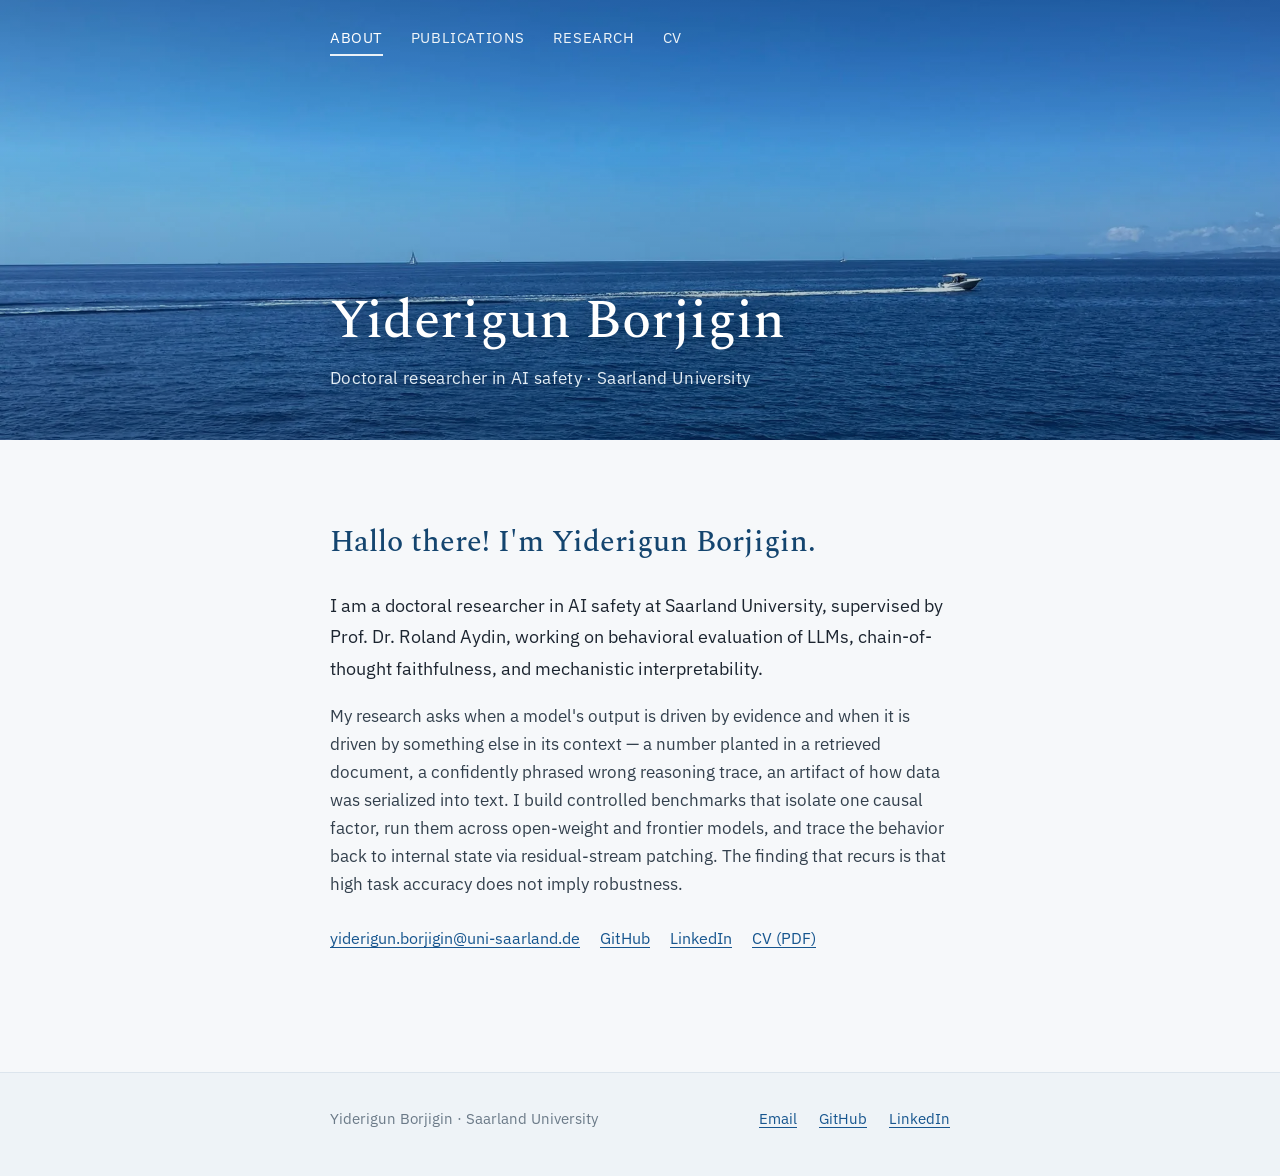
<file: index.html>
<!DOCTYPE html>
<html lang="en"><head>
<meta charset="utf-8">
<meta name="viewport" content="width=device-width, initial-scale=1">
<title>Yiderigun Borjigin — Doctoral Researcher in AI Safety</title>
<meta name="description" content="Yiderigun Borjigin is a doctoral researcher in AI safety at Saarland University, working on behavioral evaluation of LLMs, chain-of-thought faithfulness, and mechanistic interpretability." />
<meta name="author" content="Yiderigun Borjigin" />
<link rel="canonical" href="https://yiderigun.com/" />
<meta name="robots" content="index, follow, max-image-preview:large, max-snippet:-1, max-video-preview:-1" />
<meta property="og:type" content="profile" />
<meta property="og:title" content="Yiderigun Borjigin — Doctoral Researcher in AI Safety" />
<meta property="og:description" content="Yiderigun Borjigin is a doctoral researcher in AI safety at Saarland University, working on behavioral evaluation of LLMs, chain-of-thought faithfulness, and mechanistic interpretability." />
<meta property="og:url" content="https://yiderigun.com/" />
<meta property="og:image" content="https://yiderigun.com/assets/sea.jpg" />
<meta name="twitter:card" content="summary_large_image" />
<link rel="icon" href="/mongol.svg" type="image/svg+xml" />
<link rel="stylesheet" href="/assets/site.css" />
<script type="application/ld+json">
{
  "@context": "https://schema.org",
  "@type": "ProfilePage",
  "url": "https://yiderigun.com/",
  "mainEntity": {
    "@type": "Person",
    "@id": "https://yiderigun.com/#person",
    "name": "Yiderigun Borjigin",
    "alternateName": ["Yiderigun", "Yiderigun Yiderigun"],
    "givenName": "Yiderigun",
    "familyName": "Borjigin",
    "url": "https://yiderigun.com/",
    "email": "mailto:yiderigun.borjigin@uni-saarland.de",
    "jobTitle": "Doctoral Researcher in AI Safety",
    "description": "Doctoral researcher in AI safety at Saarland University, working on behavioral evaluation of LLMs, chain-of-thought faithfulness, and mechanistic interpretability.",
    "affiliation": {
      "@type": "CollegeOrUniversity",
      "name": "Saarland University",
      "url": "https://www.uni-saarland.de/"
    },
    "alumniOf": [
      { "@type": "CollegeOrUniversity", "name": "Technical University of Munich", "url": "https://www.tum.de/" },
      { "@type": "CollegeOrUniversity", "name": "Jilin University", "url": "https://www.jlu.edu.cn/" }
    ],
    "knowsAbout": [
      "AI safety",
      "Large language models",
      "Behavioral evaluation of LLMs",
      "Chain-of-thought faithfulness",
      "Mechanistic interpretability",
      "Anchoring effect in LLMs"
    ],
    "sameAs": [
      "https://github.com/Ydrg9989",
      "https://www.linkedin.com/in/yiderigun/",
      "https://huggingface.co/Yiderigun"
    ]
  }
}
</script>
</head>
<body>
<div class="page">

  <header id="masthead" class="masthead">
    <picture><source srcset="/assets/sea.webp" type="image/webp" /><img class="sea" src="/assets/sea.jpg" alt="Open sea under a clear sky, a motorboat leaving a long wake near the horizon" fetchpriority="high" /></picture>
    <div class="scrim"></div>
    <div class="inner">
      <nav>
        <a href="/" aria-current="page">About</a>
        <a href="/publications/">Publications</a>
        <a href="/research/">Research</a>
        <a href="/cv/">CV</a>
      </nav>
      <div id="heroTitle">
        <h1>Yiderigun Borjigin</h1>
        <p id="heroTagline">Doctoral researcher in AI safety · Saarland University</p>
      </div>
    </div>
  </header>

  <main>
    <section id="about" style="padding: 78px 0 0; animation: rise 0.7s ease both;">
      <h2 style="font-family: Spectral, Georgia, serif; font-weight: 500; font-size: 30px; margin: 0 0 22px; color: #14456f;">Hallo there! I'm Yiderigun Borjigin.</h2>
      <div style="display: grid; gap: 18px;;">
        <p style="margin: 0; font-size: 18px; line-height: 1.75; text-wrap: pretty;">I am a doctoral researcher in AI safety at Saarland University, supervised by Prof. Dr. Roland Aydin, working on behavioral evaluation of LLMs, chain-of-thought faithfulness, and mechanistic interpretability.</p>
        <p style="margin: 0; text-wrap: pretty; color: #33404d;">My research asks when a model's output is driven by evidence and when it is driven by something else in its context — a number planted in a retrieved document, a confidently phrased wrong reasoning trace, an artifact of how data was serialized into text. I build controlled benchmarks that isolate one causal factor, run them across open-weight and frontier models, and trace the behavior back to internal state via residual-stream patching. The finding that recurs is that high task accuracy does not imply robustness.</p>
      </div>
      <div style="display: flex; flex-wrap: wrap; gap: 20px; margin-top: 28px; font-size: 15.5px;">
        <a href="mailto:yiderigun.borjigin@uni-saarland.de">yiderigun.borjigin@uni-saarland.de</a>
        <a href="https://github.com/Ydrg9989">GitHub</a>
        <a href="https://www.linkedin.com/in/yiderigun/">LinkedIn</a>
        <a href="/assets/cv.pdf">CV (PDF)</a>
      </div>
    </section>
  </main>

  <footer style="border-top: 1px solid #dce5ed; background: #eef3f7;">
    <div style="max-width: 700px; margin: 0 auto; padding: 34px 40px 44px; box-sizing: border-box; display: flex; flex-wrap: wrap; gap: 20px; justify-content: space-between; align-items: baseline;">
      <p style="margin: 0; color: #6b7a88; font-size: 15px;"><a href="/" style="color: inherit; text-decoration: none;">Yiderigun Borjigin</a> · Saarland University</p>
      <div style="display: flex; flex-wrap: wrap; gap: 22px; font-size: 15px; white-space: nowrap;">
        <a href="mailto:yiderigun.borjigin@uni-saarland.de">Email</a>
        <a href="https://github.com/Ydrg9989">GitHub</a>
        <a href="https://www.linkedin.com/in/yiderigun/">LinkedIn</a>
      </div>
    </div>
  </footer>

</div>
</body></html>
</file>
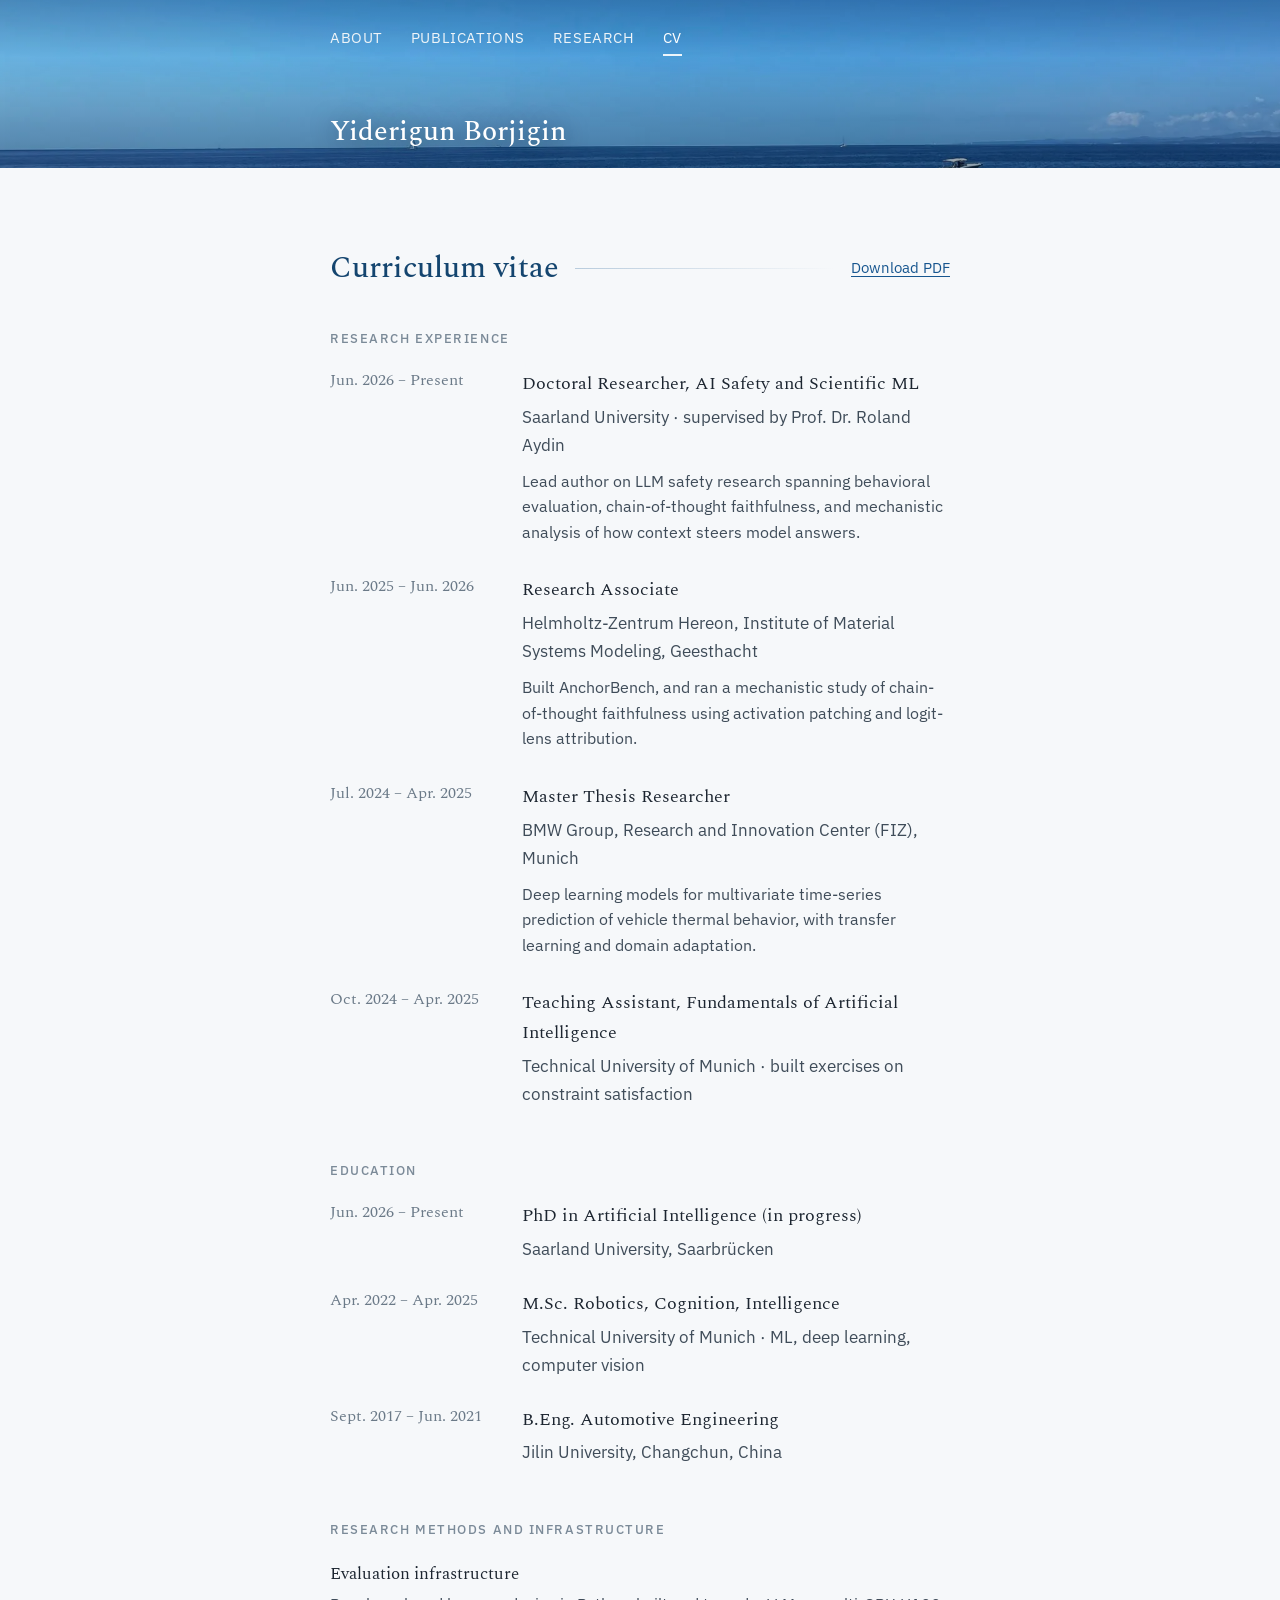
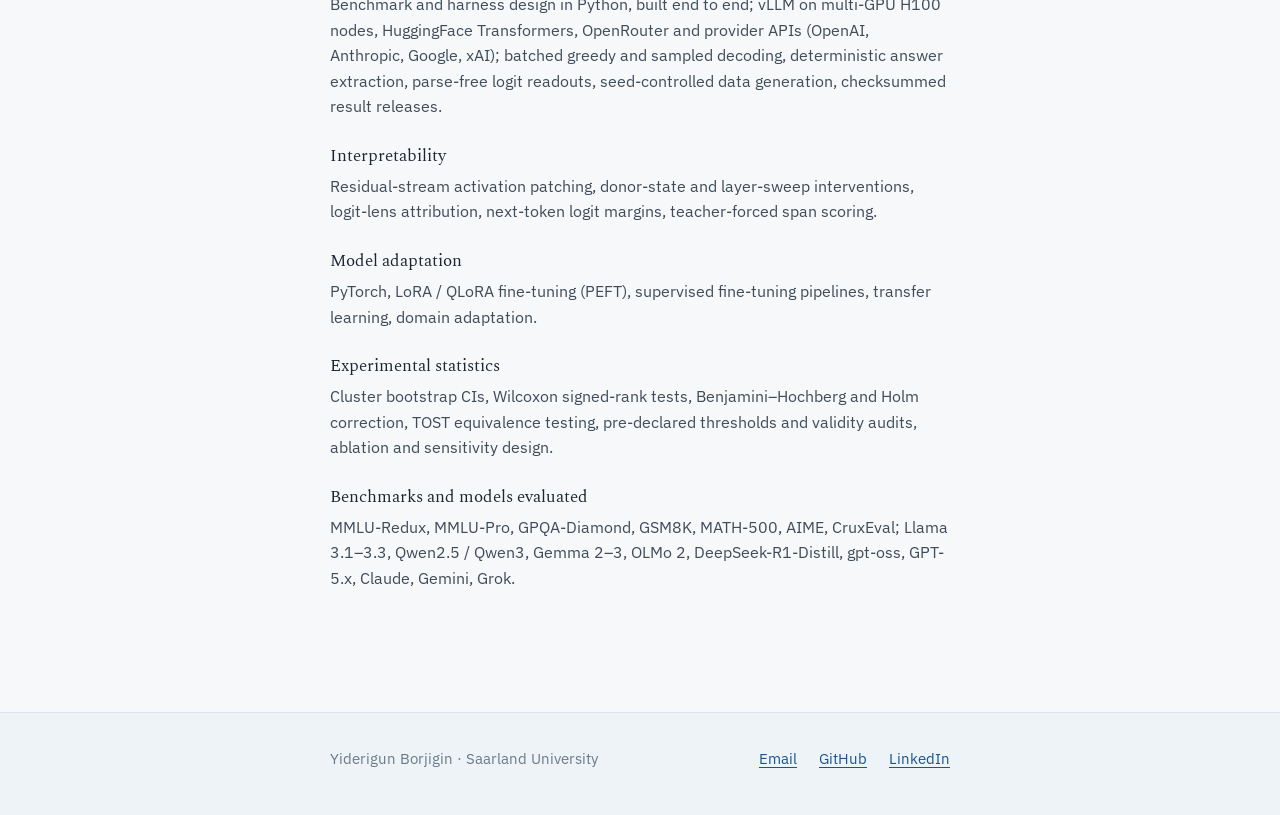
<file: cv/index.html>
<!DOCTYPE html>
<html lang="en"><head>
<meta charset="utf-8">
<meta name="viewport" content="width=device-width, initial-scale=1">
<title>Curriculum vitae — Yiderigun Borjigin</title>
<meta name="description" content="Curriculum vitae of Yiderigun Borjigin: doctoral researcher at Saarland University, previously Helmholtz-Zentrum Hereon, BMW Group, and TU Munich." />
<meta name="author" content="Yiderigun Borjigin" />
<link rel="canonical" href="https://yiderigun.com/cv/" />
<meta name="robots" content="index, follow, max-image-preview:large, max-snippet:-1, max-video-preview:-1" />
<meta property="og:type" content="profile" />
<meta property="og:title" content="Curriculum vitae — Yiderigun Borjigin" />
<meta property="og:description" content="Curriculum vitae of Yiderigun Borjigin: doctoral researcher at Saarland University, previously Helmholtz-Zentrum Hereon, BMW Group, and TU Munich." />
<meta property="og:url" content="https://yiderigun.com/cv/" />
<meta property="og:image" content="https://yiderigun.com/assets/sea.jpg" />
<meta name="twitter:card" content="summary_large_image" />
<link rel="icon" href="/mongol.svg" type="image/svg+xml" />
<link rel="stylesheet" href="/assets/site.css" />
<script type="application/ld+json">
{
  "@context": "https://schema.org",
  "@type": "ProfilePage",
  "url": "https://yiderigun.com/cv/",
  "name": "Curriculum vitae — Yiderigun Borjigin",
  "mainEntity": { "@id": "https://yiderigun.com/#person" }
}
</script>
</head>
<body>
<div class="page">

  <header id="masthead" class="masthead compact">
    <picture><source srcset="/assets/sea.webp" type="image/webp" /><img class="sea" src="/assets/sea.jpg" alt="Open sea under a clear sky, a motorboat leaving a long wake near the horizon" fetchpriority="high" /></picture>
    <div class="scrim"></div>
    <div class="inner">
      <nav>
        <a href="/">About</a>
        <a href="/publications/">Publications</a>
        <a href="/research/">Research</a>
        <a href="/cv/" aria-current="page">CV</a>
      </nav>
      <div id="heroTitle">
        <h1>Yiderigun Borjigin</h1>
        <p id="heroTagline">Doctoral researcher in AI safety · Saarland University</p>
      </div>
    </div>
  </header>

  <main>
    <section id="cv" style="padding-top: 76px;">
      <div style="display: flex; align-items: center; gap: 16px; margin: 0 0 34px;">
        <h2 style="font-family: Spectral, Georgia, serif; font-weight: 500; font-size: 30px; margin: 0; color: #14456f; white-space: nowrap;">Curriculum vitae</h2>
        <span style="flex: 1; height: 1px; background: linear-gradient(90deg, #b9ccdd, rgba(185,204,221,0));"></span>
        <a href="/assets/cv.pdf" style="font-size: 15px; white-space: nowrap;">Download PDF</a>
      </div>

      <h3 style="font-family: 'IBM Plex Sans', sans-serif; font-size: 13px; letter-spacing: 0.12em; text-transform: uppercase; color: #7b8a98; margin: 0 0 20px; font-weight: 500;">Research experience</h3>
      <div style="display: grid; gap: 30px; margin-bottom: 52px;">
        <div style="display: grid; grid-template-columns: 168px 1fr; gap: 24px;">
          <span style="font-family: Spectral, Georgia, serif; color: #6b7a88; font-size: 15.5px; line-height: 1.5;">Jun. 2026 – Present</span>
          <div>
            <p style="margin: 0; font-size: 18px; font-family: Spectral, Georgia, serif;">Doctoral Researcher, AI Safety and Scientific ML</p>
            <p style="margin: 4px 0 10px; color: #3f4c59;">Saarland University · supervised by Prof. Dr. Roland Aydin</p>
            <p style="margin: 0; color: #3f4c59; font-size: 15.5px; text-wrap: pretty;">Lead author on LLM safety research spanning behavioral evaluation, chain-of-thought faithfulness, and mechanistic analysis of how context steers model answers.</p>
          </div>
        </div>
        <div style="display: grid; grid-template-columns: 168px 1fr; gap: 24px;">
          <span style="font-family: Spectral, Georgia, serif; color: #6b7a88; font-size: 15.5px; line-height: 1.5;">Jun. 2025 – Jun. 2026</span>
          <div>
            <p style="margin: 0; font-size: 18px; font-family: Spectral, Georgia, serif;">Research Associate</p>
            <p style="margin: 4px 0 10px; color: #3f4c59;">Helmholtz-Zentrum Hereon, Institute of Material Systems Modeling, Geesthacht</p>
            <p style="margin: 0; color: #3f4c59; font-size: 15.5px; text-wrap: pretty;">Built AnchorBench, and ran a mechanistic study of chain-of-thought faithfulness using activation patching and logit-lens attribution.</p>
          </div>
        </div>
        <div style="display: grid; grid-template-columns: 168px 1fr; gap: 24px;">
          <span style="font-family: Spectral, Georgia, serif; color: #6b7a88; font-size: 15.5px; line-height: 1.5;">Jul. 2024 – Apr. 2025</span>
          <div>
            <p style="margin: 0; font-size: 18px; font-family: Spectral, Georgia, serif;">Master Thesis Researcher</p>
            <p style="margin: 4px 0 10px; color: #3f4c59;">BMW Group, Research and Innovation Center (FIZ), Munich</p>
            <p style="margin: 0; color: #3f4c59; font-size: 15.5px; text-wrap: pretty;">Deep learning models for multivariate time-series prediction of vehicle thermal behavior, with transfer learning and domain adaptation.</p>
          </div>
        </div>
        <div style="display: grid; grid-template-columns: 168px 1fr; gap: 24px;">
          <span style="font-family: Spectral, Georgia, serif; color: #6b7a88; font-size: 15.5px; line-height: 1.5;">Oct. 2024 – Apr. 2025</span>
          <div>
            <p style="margin: 0; font-size: 18px; font-family: Spectral, Georgia, serif;">Teaching Assistant, Fundamentals of Artificial Intelligence</p>
            <p style="margin: 4px 0 0; color: #3f4c59;">Technical University of Munich · built exercises on constraint satisfaction</p>
          </div>
        </div>
      </div>

      <h3 style="font-family: 'IBM Plex Sans', sans-serif; font-size: 13px; letter-spacing: 0.12em; text-transform: uppercase; color: #7b8a98; margin: 0 0 20px; font-weight: 500;">Education</h3>
      <div style="display: grid; gap: 26px; margin-bottom: 52px;">
        <div style="display: grid; grid-template-columns: 168px 1fr; gap: 24px;">
          <span style="font-family: Spectral, Georgia, serif; color: #6b7a88; font-size: 15.5px; line-height: 1.5;">Jun. 2026 – Present</span>
          <div>
            <p style="margin: 0; font-size: 18px; font-family: Spectral, Georgia, serif;">PhD in Artificial Intelligence (in progress)</p>
            <p style="margin: 4px 0 0; color: #3f4c59;">Saarland University, Saarbrücken</p>
          </div>
        </div>
        <div style="display: grid; grid-template-columns: 168px 1fr; gap: 24px;">
          <span style="font-family: Spectral, Georgia, serif; color: #6b7a88; font-size: 15.5px; line-height: 1.5;">Apr. 2022 – Apr. 2025</span>
          <div>
            <p style="margin: 0; font-size: 18px; font-family: Spectral, Georgia, serif;">M.Sc. Robotics, Cognition, Intelligence</p>
            <p style="margin: 4px 0 0; color: #3f4c59;">Technical University of Munich · ML, deep learning, computer vision</p>
          </div>
        </div>
        <div style="display: grid; grid-template-columns: 168px 1fr; gap: 24px;">
          <span style="font-family: Spectral, Georgia, serif; color: #6b7a88; font-size: 15.5px; line-height: 1.5;">Sept. 2017 – Jun. 2021</span>
          <div>
            <p style="margin: 0; font-size: 18px; font-family: Spectral, Georgia, serif;">B.Eng. Automotive Engineering</p>
            <p style="margin: 4px 0 0; color: #3f4c59;">Jilin University, Changchun, China</p>
          </div>
        </div>
      </div>

      <h3 style="font-family: 'IBM Plex Sans', sans-serif; font-size: 13px; letter-spacing: 0.12em; text-transform: uppercase; color: #7b8a98; margin: 0 0 20px; font-weight: 500;">Research methods and infrastructure</h3>
      <div style="display: grid; gap: 22px;;">
        <div style="display: grid; gap: 4px;">
          <p style="margin: 0; font-family: Spectral, Georgia, serif; font-size: 17px;">Evaluation infrastructure</p>
          <p style="margin: 0; color: #3f4c59; font-size: 15.5px; text-wrap: pretty;">Benchmark and harness design in Python, built end to end; vLLM on multi-GPU H100 nodes, HuggingFace Transformers, OpenRouter and provider APIs (OpenAI, Anthropic, Google, xAI); batched greedy and sampled decoding, deterministic answer extraction, parse-free logit readouts, seed-controlled data generation, checksummed result releases.</p>
        </div>
        <div style="display: grid; gap: 4px;">
          <p style="margin: 0; font-family: Spectral, Georgia, serif; font-size: 17px;">Interpretability</p>
          <p style="margin: 0; color: #3f4c59; font-size: 15.5px; text-wrap: pretty;">Residual-stream activation patching, donor-state and layer-sweep interventions, logit-lens attribution, next-token logit margins, teacher-forced span scoring.</p>
        </div>
        <div style="display: grid; gap: 4px;">
          <p style="margin: 0; font-family: Spectral, Georgia, serif; font-size: 17px;">Model adaptation</p>
          <p style="margin: 0; color: #3f4c59; font-size: 15.5px; text-wrap: pretty;">PyTorch, LoRA / QLoRA fine-tuning (PEFT), supervised fine-tuning pipelines, transfer learning, domain adaptation.</p>
        </div>
        <div style="display: grid; gap: 4px;">
          <p style="margin: 0; font-family: Spectral, Georgia, serif; font-size: 17px;">Experimental statistics</p>
          <p style="margin: 0; color: #3f4c59; font-size: 15.5px; text-wrap: pretty;">Cluster bootstrap CIs, Wilcoxon signed-rank tests, Benjamini–Hochberg and Holm correction, TOST equivalence testing, pre-declared thresholds and validity audits, ablation and sensitivity design.</p>
        </div>
        <div style="display: grid; gap: 4px;">
          <p style="margin: 0; font-family: Spectral, Georgia, serif; font-size: 17px;">Benchmarks and models evaluated</p>
          <p style="margin: 0; color: #3f4c59; font-size: 15.5px; text-wrap: pretty;">MMLU-Redux, MMLU-Pro, GPQA-Diamond, GSM8K, MATH-500, AIME, CruxEval; Llama 3.1–3.3, Qwen2.5 / Qwen3, Gemma 2–3, OLMo 2, DeepSeek-R1-Distill, gpt-oss, GPT-5.x, Claude, Gemini, Grok.</p>
        </div>
      </div>
    </section>
  </main>

  <footer style="border-top: 1px solid #dce5ed; background: #eef3f7;">
    <div style="max-width: 700px; margin: 0 auto; padding: 34px 40px 44px; box-sizing: border-box; display: flex; flex-wrap: wrap; gap: 20px; justify-content: space-between; align-items: baseline;">
      <p style="margin: 0; color: #6b7a88; font-size: 15px;"><a href="/" style="color: inherit; text-decoration: none;">Yiderigun Borjigin</a> · Saarland University</p>
      <div style="display: flex; flex-wrap: wrap; gap: 22px; font-size: 15px; white-space: nowrap;">
        <a href="mailto:yiderigun.borjigin@uni-saarland.de">Email</a>
        <a href="https://github.com/Ydrg9989">GitHub</a>
        <a href="https://www.linkedin.com/in/yiderigun/">LinkedIn</a>
      </div>
    </div>
  </footer>

</div>
</body></html>
</file>
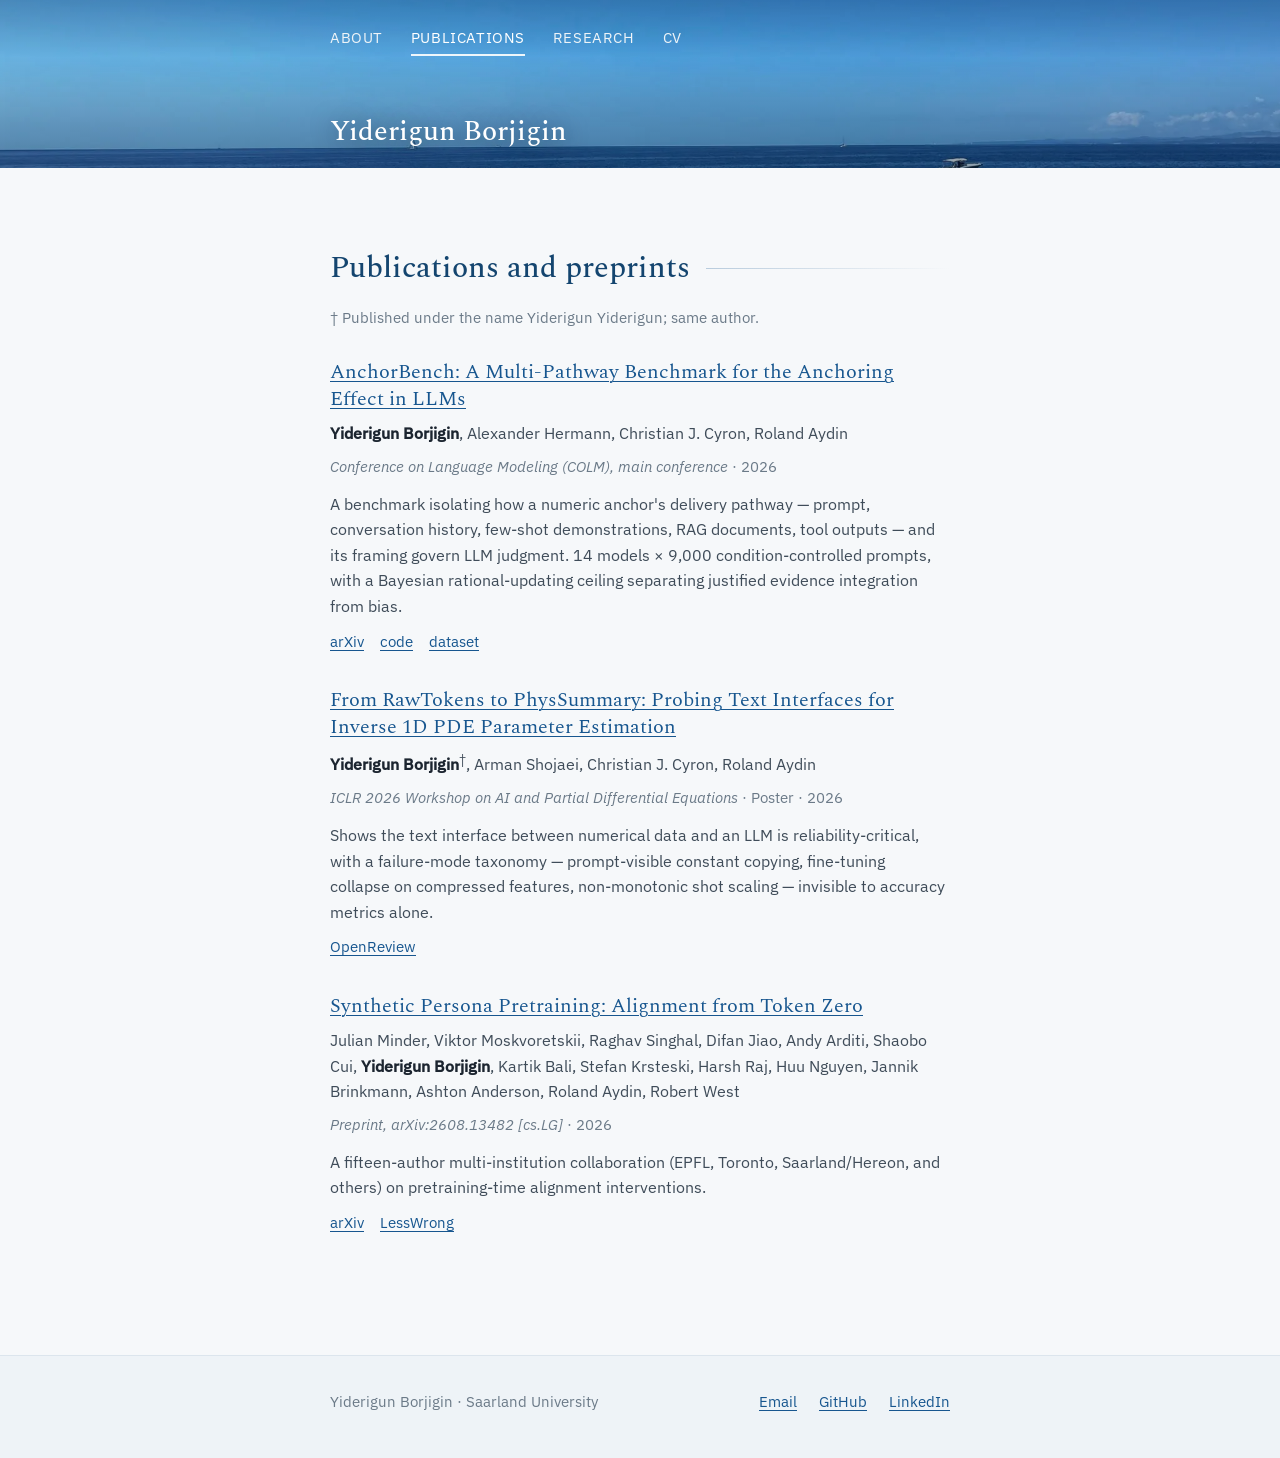
<file: publications/index.html>
<!DOCTYPE html>
<html lang="en"><head>
<meta charset="utf-8">
<meta name="viewport" content="width=device-width, initial-scale=1">
<title>Publications — Yiderigun Borjigin</title>
<meta name="description" content="Peer-reviewed papers and preprints by Yiderigun Borjigin: AnchorBench on the anchoring effect in LLMs, text interfaces for inverse PDE parameter estimation, and synthetic persona pretraining." />
<meta name="author" content="Yiderigun Borjigin" />
<link rel="canonical" href="https://yiderigun.com/publications/" />
<meta name="robots" content="index, follow, max-image-preview:large, max-snippet:-1, max-video-preview:-1" />
<meta property="og:type" content="profile" />
<meta property="og:title" content="Publications — Yiderigun Borjigin" />
<meta property="og:description" content="Peer-reviewed papers and preprints by Yiderigun Borjigin: AnchorBench on the anchoring effect in LLMs, text interfaces for inverse PDE parameter estimation, and synthetic persona pretraining." />
<meta property="og:url" content="https://yiderigun.com/publications/" />
<meta property="og:image" content="https://yiderigun.com/assets/sea.jpg" />
<meta name="twitter:card" content="summary_large_image" />
<link rel="icon" href="/mongol.svg" type="image/svg+xml" />
<link rel="stylesheet" href="/assets/site.css" />
<script type="application/ld+json">
{
  "@context": "https://schema.org",
  "@type": "CollectionPage",
  "url": "https://yiderigun.com/publications/",
  "name": "Publications — Yiderigun Borjigin",
  "about": { "@id": "https://yiderigun.com/#person" },
  "mainEntity": {
    "@type": "ItemList",
    "itemListElement": [
      {
        "@type": "ListItem",
        "position": 1,
        "item": {
          "@type": "ScholarlyArticle",
          "name": "AnchorBench: A Multi-Pathway Benchmark for the Anchoring Effect in LLMs",
          "url": "https://arxiv.org/abs/2608.14320",
          "identifier": "arXiv:2608.14320",
          "datePublished": "2026",
          "author": [
            { "@type": "Person", "@id": "https://yiderigun.com/#person", "name": "Yiderigun Borjigin" },
            { "@type": "Person", "name": "Alexander Hermann" },
            { "@type": "Person", "name": "Christian J. Cyron" },
            { "@type": "Person", "name": "Roland Aydin" }
          ],
          "isPartOf": { "@type": "Periodical", "name": "Conference on Language Modeling (COLM)" }
        }
      },
      {
        "@type": "ListItem",
        "position": 2,
        "item": {
          "@type": "ScholarlyArticle",
          "name": "From RawTokens to PhysSummary: Probing Text Interfaces for Inverse 1D PDE Parameter Estimation",
          "url": "https://openreview.net/forum?id=OhnI1BEa6Y",
          "datePublished": "2026",
          "author": [
            { "@type": "Person", "@id": "https://yiderigun.com/#person", "name": "Yiderigun Borjigin" },
            { "@type": "Person", "name": "Arman Shojaei" },
            { "@type": "Person", "name": "Christian J. Cyron" },
            { "@type": "Person", "name": "Roland Aydin" }
          ],
          "isPartOf": { "@type": "Periodical", "name": "ICLR 2026 Workshop on AI and Partial Differential Equations" }
        }
      },
      {
        "@type": "ListItem",
        "position": 3,
        "item": {
          "@type": "ScholarlyArticle",
          "name": "Synthetic Persona Pretraining: Alignment from Token Zero",
          "datePublished": "2026",
          "url": "https://arxiv.org/abs/2608.13482",
          "sameAs": "https://www.lesswrong.com/posts/3xQQK9i8mhJDE2uMg/synthetic-persona-pretraining-alignment-from-token-zero",
          "author": { "@type": "Person", "@id": "https://yiderigun.com/#person", "name": "Yiderigun Borjigin" }
        }
      }
    ]
  }
}
</script>
</head>
<body>
<div class="page">

  <header id="masthead" class="masthead compact">
    <picture><source srcset="/assets/sea.webp" type="image/webp" /><img class="sea" src="/assets/sea.jpg" alt="Open sea under a clear sky, a motorboat leaving a long wake near the horizon" fetchpriority="high" /></picture>
    <div class="scrim"></div>
    <div class="inner">
      <nav>
        <a href="/">About</a>
        <a href="/publications/" aria-current="page">Publications</a>
        <a href="/research/">Research</a>
        <a href="/cv/">CV</a>
      </nav>
      <div id="heroTitle">
        <h1>Yiderigun Borjigin</h1>
        <p id="heroTagline">Doctoral researcher in AI safety · Saarland University</p>
      </div>
    </div>
  </header>

  <main>
    <section id="publications" style="padding-top: 76px;">
      <div style="display: flex; align-items: center; gap: 16px; margin: 0 0 12px;">
        <h2 style="font-family: Spectral, Georgia, serif; font-weight: 500; font-size: 30px; margin: 0; color: #14456f; white-space: nowrap;">Publications and preprints</h2>
        <span style="flex: 1; height: 1px; background: linear-gradient(90deg, #b9ccdd, rgba(185,204,221,0));"></span>
      </div>
      <p style="margin: 0 0 30px; font-size: 14.5px; color: #6b7a88;">† Published under the name Yiderigun Yiderigun; same author.</p>

      <ol style="list-style: none; margin: 0; padding: 0; display: grid; gap: 34px;">
        <li style="display: grid; gap: 8px;">
          <a href="https://arxiv.org/abs/2608.14320" style="font-family: Spectral, Georgia, serif; font-size: 20px; line-height: 1.35;">AnchorBench: A Multi-Pathway Benchmark for the Anchoring Effect in LLMs</a>
          <p style="margin: 0; font-size: 15.5px; color: #3f4c59;"><strong style="color: #1c2530;">Yiderigun Borjigin</strong>, Alexander Hermann, Christian J. Cyron, Roland Aydin</p>
          <p style="margin: 0; font-size: 15px; color: #6b7a88;"><em>Conference on Language Modeling (COLM), main conference</em> · 2026</p>
          <p style="margin: 4px 0 0; color: #3f4c59; font-size: 15.5px; text-wrap: pretty;">A benchmark isolating how a numeric anchor's delivery pathway — prompt, conversation history, few-shot demonstrations, RAG documents, tool outputs — and its framing govern LLM judgment. 14 models × 9,000 condition-controlled prompts, with a Bayesian rational-updating ceiling separating justified evidence integration from bias.</p>
          <div style="display: flex; flex-wrap: wrap; gap: 16px; font-size: 14.5px; margin-top: 2px;">
            <a href="https://arxiv.org/abs/2608.14320">arXiv</a>
            <a href="https://github.com/Ydrg9989/AnchorBench">code</a>
            <a href="https://huggingface.co/datasets/Yiderigun/AnchorBench">dataset</a>
          </div>
        </li>

        <li style="display: grid; gap: 8px;">
          <a href="https://openreview.net/forum?id=OhnI1BEa6Y" style="font-family: Spectral, Georgia, serif; font-size: 20px; line-height: 1.35;">From RawTokens to PhysSummary: Probing Text Interfaces for Inverse 1D PDE Parameter Estimation</a>
          <p style="margin: 0; font-size: 15.5px; color: #3f4c59;"><strong style="color: #1c2530;">Yiderigun Borjigin</strong><sup>†</sup>, Arman Shojaei, Christian J. Cyron, Roland Aydin</p>
          <p style="margin: 0; font-size: 15px; color: #6b7a88;"><em>ICLR 2026 Workshop on AI and Partial Differential Equations</em> · Poster · 2026</p>
          <p style="margin: 4px 0 0; color: #3f4c59; font-size: 15.5px; text-wrap: pretty;">Shows the text interface between numerical data and an LLM is reliability-critical, with a failure-mode taxonomy — prompt-visible constant copying, fine-tuning collapse on compressed features, non-monotonic shot scaling — invisible to accuracy metrics alone.</p>
          <div style="display: flex; flex-wrap: wrap; gap: 16px; font-size: 14.5px; margin-top: 2px;">
            <a href="https://openreview.net/forum?id=OhnI1BEa6Y">OpenReview</a>
          </div>
        </li>

        <li style="display: grid; gap: 8px;">
          <a href="https://arxiv.org/abs/2608.13482" style="font-family: Spectral, Georgia, serif; font-size: 20px; line-height: 1.35;">Synthetic Persona Pretraining: Alignment from Token Zero</a>
          <p style="margin: 0; font-size: 15.5px; color: #3f4c59;">Julian Minder, Viktor Moskvoretskii, Raghav Singhal, Difan Jiao, Andy Arditi, Shaobo Cui, <strong style="color: #1c2530;">Yiderigun Borjigin</strong>, Kartik Bali, Stefan Krsteski, Harsh Raj, Huu Nguyen, Jannik Brinkmann, Ashton Anderson, Roland Aydin, Robert West</p>
          <p style="margin: 0; font-size: 15px; color: #6b7a88;"><em>Preprint, arXiv:2608.13482 [cs.LG]</em> · 2026</p>
          <p style="margin: 4px 0 0; color: #3f4c59; font-size: 15.5px; text-wrap: pretty;">A fifteen-author multi-institution collaboration (EPFL, Toronto, Saarland/Hereon, and others) on pretraining-time alignment interventions.</p>
          <div style="display: flex; flex-wrap: wrap; gap: 16px; font-size: 14.5px; margin-top: 2px;">
            <a href="https://arxiv.org/abs/2608.13482">arXiv</a>
            <a href="https://www.lesswrong.com/posts/3xQQK9i8mhJDE2uMg/synthetic-persona-pretraining-alignment-from-token-zero">LessWrong</a>
          </div>
        </li>
      </ol>
    </section>
  </main>

  <footer style="border-top: 1px solid #dce5ed; background: #eef3f7;">
    <div style="max-width: 700px; margin: 0 auto; padding: 34px 40px 44px; box-sizing: border-box; display: flex; flex-wrap: wrap; gap: 20px; justify-content: space-between; align-items: baseline;">
      <p style="margin: 0; color: #6b7a88; font-size: 15px;"><a href="/" style="color: inherit; text-decoration: none;">Yiderigun Borjigin</a> · Saarland University</p>
      <div style="display: flex; flex-wrap: wrap; gap: 22px; font-size: 15px; white-space: nowrap;">
        <a href="mailto:yiderigun.borjigin@uni-saarland.de">Email</a>
        <a href="https://github.com/Ydrg9989">GitHub</a>
        <a href="https://www.linkedin.com/in/yiderigun/">LinkedIn</a>
      </div>
    </div>
  </footer>

</div>
</body></html>
</file>
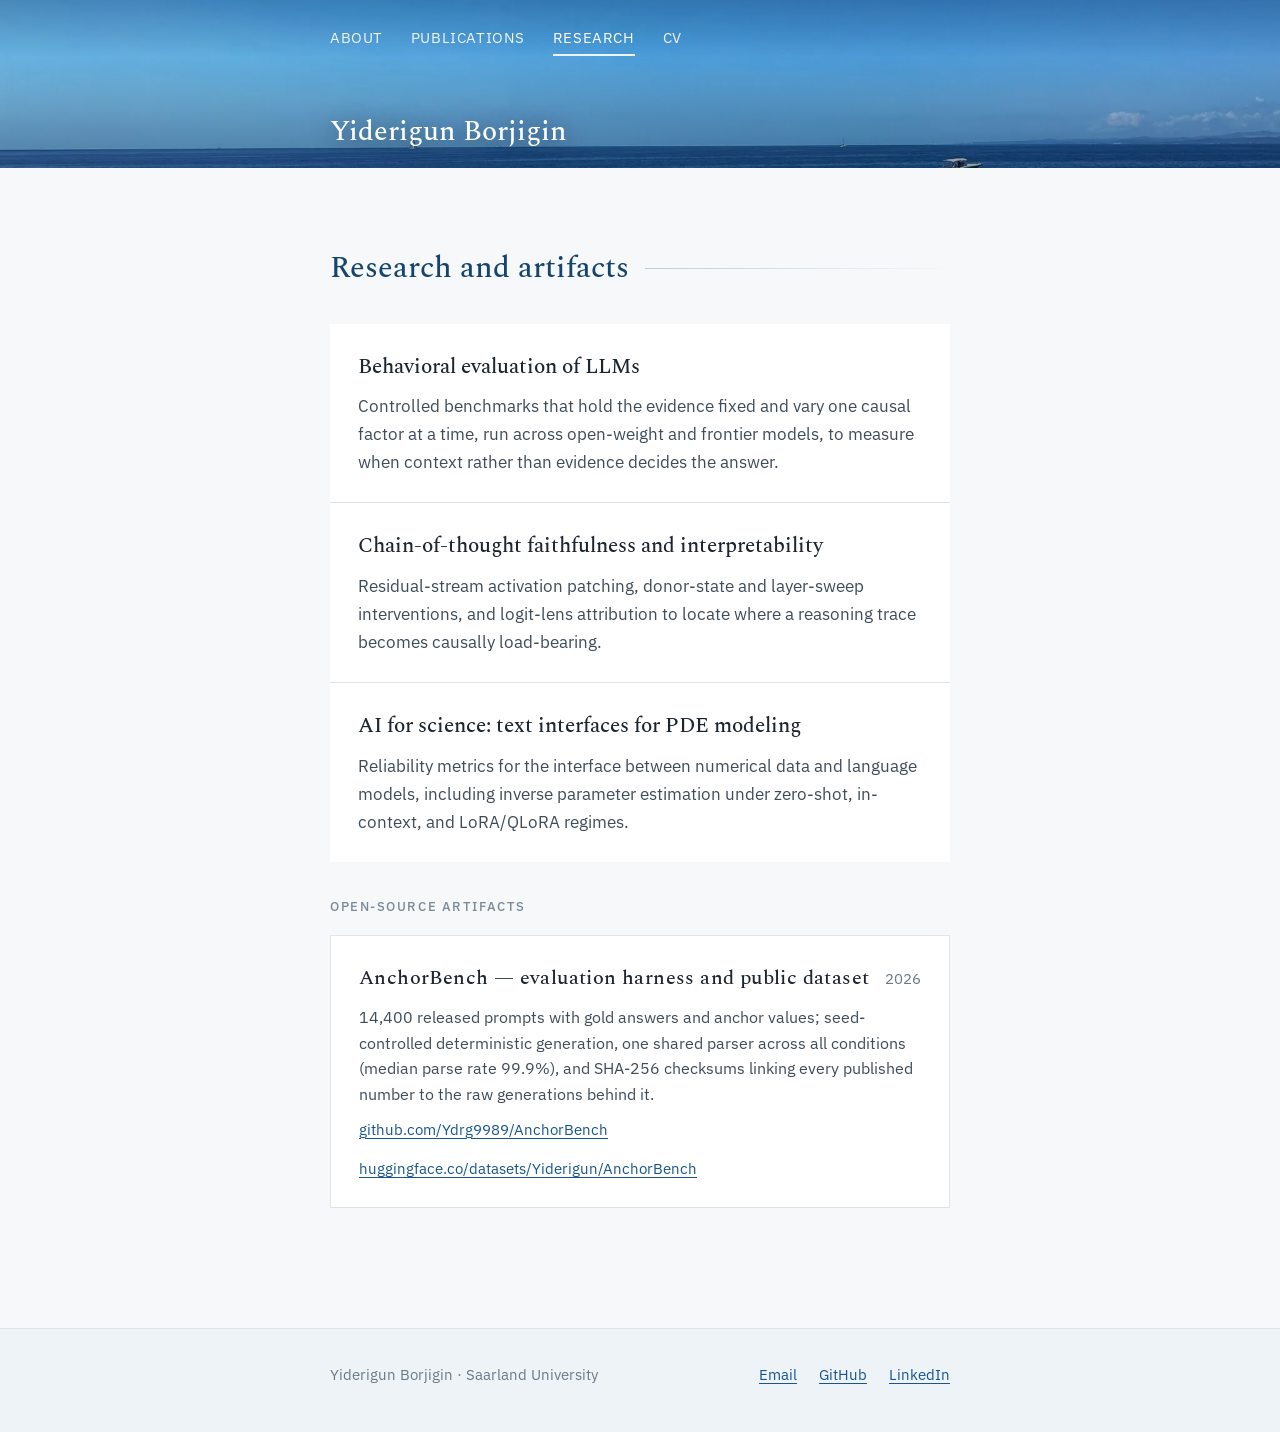
<file: research/index.html>
<!DOCTYPE html>
<html lang="en"><head>
<meta charset="utf-8">
<meta name="viewport" content="width=device-width, initial-scale=1">
<title>Research and artifacts — Yiderigun Borjigin</title>
<meta name="description" content="Research areas and open-source artifacts by Yiderigun Borjigin: behavioral evaluation of LLMs, chain-of-thought faithfulness, mechanistic interpretability, and the AnchorBench harness and dataset." />
<meta name="author" content="Yiderigun Borjigin" />
<link rel="canonical" href="https://yiderigun.com/research/" />
<meta name="robots" content="index, follow, max-image-preview:large, max-snippet:-1, max-video-preview:-1" />
<meta property="og:type" content="profile" />
<meta property="og:title" content="Research and artifacts — Yiderigun Borjigin" />
<meta property="og:description" content="Research areas and open-source artifacts by Yiderigun Borjigin: behavioral evaluation of LLMs, chain-of-thought faithfulness, mechanistic interpretability, and the AnchorBench harness and dataset." />
<meta property="og:url" content="https://yiderigun.com/research/" />
<meta property="og:image" content="https://yiderigun.com/assets/sea.jpg" />
<meta name="twitter:card" content="summary_large_image" />
<link rel="icon" href="/mongol.svg" type="image/svg+xml" />
<link rel="stylesheet" href="/assets/site.css" />
<script type="application/ld+json">
{
  "@context": "https://schema.org",
  "@type": "WebPage",
  "url": "https://yiderigun.com/research/",
  "name": "Research and artifacts — Yiderigun Borjigin",
  "about": { "@id": "https://yiderigun.com/#person" },
  "mainEntity": {
    "@type": "Dataset",
    "name": "AnchorBench",
    "description": "14,400 released prompts with gold answers and anchor values; seed-controlled deterministic generation, one shared parser across all conditions, and SHA-256 checksums linking every published number to the raw generations behind it.",
    "creator": { "@id": "https://yiderigun.com/#person" },
    "url": "https://huggingface.co/datasets/Yiderigun/AnchorBench",
    "codeRepository": "https://github.com/Ydrg9989/AnchorBench"
  }
}
</script>
</head>
<body>
<div class="page">

  <header id="masthead" class="masthead compact">
    <picture><source srcset="/assets/sea.webp" type="image/webp" /><img class="sea" src="/assets/sea.jpg" alt="Open sea under a clear sky, a motorboat leaving a long wake near the horizon" fetchpriority="high" /></picture>
    <div class="scrim"></div>
    <div class="inner">
      <nav>
        <a href="/">About</a>
        <a href="/publications/">Publications</a>
        <a href="/research/" aria-current="page">Research</a>
        <a href="/cv/">CV</a>
      </nav>
      <div id="heroTitle">
        <h1>Yiderigun Borjigin</h1>
        <p id="heroTagline">Doctoral researcher in AI safety · Saarland University</p>
      </div>
    </div>
  </header>

  <main>
    <section id="research" style="padding-top: 76px;">
      <div style="display: flex; align-items: center; gap: 16px; margin: 0 0 30px;">
        <h2 style="font-family: Spectral, Georgia, serif; font-weight: 500; font-size: 30px; margin: 0; color: #14456f; white-space: nowrap;">Research and artifacts</h2>
        <span style="flex: 1; height: 1px; background: linear-gradient(90deg, #b9ccdd, rgba(185,204,221,0));"></span>
      </div>

      <div style="display: grid; gap: 1px; background: #dce5ed; margin-bottom: 34px;">
        <article style="background: #ffffff; padding: 26px 28px; display: grid; gap: 8px;">
          <h3 style="font-family: Spectral, Georgia, serif; font-weight: 500; font-size: 21px; margin: 0;">Behavioral evaluation of LLMs</h3>
          <p style="margin: 0; color: #3f4c59; text-wrap: pretty;">Controlled benchmarks that hold the evidence fixed and vary one causal factor at a time, run across open-weight and frontier models, to measure when context rather than evidence decides the answer.</p>
        </article>
        <article style="background: #ffffff; padding: 26px 28px; display: grid; gap: 8px;">
          <h3 style="font-family: Spectral, Georgia, serif; font-weight: 500; font-size: 21px; margin: 0;">Chain-of-thought faithfulness and interpretability</h3>
          <p style="margin: 0; color: #3f4c59; text-wrap: pretty;">Residual-stream activation patching, donor-state and layer-sweep interventions, and logit-lens attribution to locate where a reasoning trace becomes causally load-bearing.</p>
        </article>
        <article style="background: #ffffff; padding: 26px 28px; display: grid; gap: 8px;">
          <h3 style="font-family: Spectral, Georgia, serif; font-weight: 500; font-size: 21px; margin: 0;">AI for science: text interfaces for PDE modeling</h3>
          <p style="margin: 0; color: #3f4c59; text-wrap: pretty;">Reliability metrics for the interface between numerical data and language models, including inverse parameter estimation under zero-shot, in-context, and LoRA/QLoRA regimes.</p>
        </article>
      </div>

      <h3 style="font-family: 'IBM Plex Sans', sans-serif; font-size: 13px; letter-spacing: 0.12em; text-transform: uppercase; color: #7b8a98; margin: 0 0 18px; font-weight: 500;">Open-source artifacts</h3>
      <div style="background: #ffffff; border: 1px solid #dce5ed; padding: 26px 28px; display: grid; gap: 10px;">
        <div style="display: flex; flex-wrap: wrap; gap: 12px; align-items: baseline; justify-content: space-between;">
          <h4 style="font-family: Spectral, Georgia, serif; font-weight: 500; font-size: 20px; margin: 0; letter-spacing: 0.02em;">AnchorBench — evaluation harness and public dataset</h4>
          <span style="font-size: 15px; color: #6b7a88;">2026</span>
        </div>
        <p style="margin: 0; color: #3f4c59; font-size: 15.5px; text-wrap: pretty;">14,400 released prompts with gold answers and anchor values; seed-controlled deterministic generation, one shared parser across all conditions (median parse rate 99.9%), and SHA-256 checksums linking every published number to the raw generations behind it.</p>
        <div style="display: flex; flex-wrap: wrap; gap: 16px; font-size: 14.5px;">
          <a href="https://github.com/Ydrg9989/AnchorBench">github.com/Ydrg9989/AnchorBench</a>
          <a href="https://huggingface.co/datasets/Yiderigun/AnchorBench">huggingface.co/datasets/Yiderigun/AnchorBench</a>
        </div>
      </div>
    </section>
  </main>

  <footer style="border-top: 1px solid #dce5ed; background: #eef3f7;">
    <div style="max-width: 700px; margin: 0 auto; padding: 34px 40px 44px; box-sizing: border-box; display: flex; flex-wrap: wrap; gap: 20px; justify-content: space-between; align-items: baseline;">
      <p style="margin: 0; color: #6b7a88; font-size: 15px;"><a href="/" style="color: inherit; text-decoration: none;">Yiderigun Borjigin</a> · Saarland University</p>
      <div style="display: flex; flex-wrap: wrap; gap: 22px; font-size: 15px; white-space: nowrap;">
        <a href="mailto:yiderigun.borjigin@uni-saarland.de">Email</a>
        <a href="https://github.com/Ydrg9989">GitHub</a>
        <a href="https://www.linkedin.com/in/yiderigun/">LinkedIn</a>
      </div>
    </div>
  </footer>

</div>
</body></html>
</file>
<file: assets/site.css>
@font-face {
  font-family: 'IBM Plex Sans';
  font-style: italic;
  font-weight: 400;
  font-stretch: 100%;
  font-display: swap;
  src: url("/assets/fonts/55f6a08b-e42c-4b91-bd8e-4564f79c8476.woff2") format('woff2');
  unicode-range: U+0460-052F, U+1C80-1C8A, U+20B4, U+2DE0-2DFF, U+A640-A69F, U+FE2E-FE2F;
}
/* cyrillic */
@font-face {
  font-family: 'IBM Plex Sans';
  font-style: italic;
  font-weight: 400;
  font-stretch: 100%;
  font-display: swap;
  src: url("/assets/fonts/d46b7c02-f9fb-4ed3-8e43-ebcb7da75949.woff2") format('woff2');
  unicode-range: U+0301, U+0400-045F, U+0490-0491, U+04B0-04B1, U+2116;
}
/* greek */
@font-face {
  font-family: 'IBM Plex Sans';
  font-style: italic;
  font-weight: 400;
  font-stretch: 100%;
  font-display: swap;
  src: url("/assets/fonts/974af022-8f1c-43a9-97f7-96fb65a8e11e.woff2") format('woff2');
  unicode-range: U+0370-0377, U+037A-037F, U+0384-038A, U+038C, U+038E-03A1, U+03A3-03FF;
}
/* vietnamese */
@font-face {
  font-family: 'IBM Plex Sans';
  font-style: italic;
  font-weight: 400;
  font-stretch: 100%;
  font-display: swap;
  src: url("/assets/fonts/7ee7422b-a5fc-406b-a829-d67ad06969b2.woff2") format('woff2');
  unicode-range: U+0102-0103, U+0110-0111, U+0128-0129, U+0168-0169, U+01A0-01A1, U+01AF-01B0, U+0300-0301, U+0303-0304, U+0308-0309, U+0323, U+0329, U+1EA0-1EF9, U+20AB;
}
/* latin-ext */
@font-face {
  font-family: 'IBM Plex Sans';
  font-style: italic;
  font-weight: 400;
  font-stretch: 100%;
  font-display: swap;
  src: url("/assets/fonts/6d44663a-c54d-4c79-b2e1-a479ceef2f40.woff2") format('woff2');
  unicode-range: U+0100-02BA, U+02BD-02C5, U+02C7-02CC, U+02CE-02D7, U+02DD-02FF, U+0304, U+0308, U+0329, U+1D00-1DBF, U+1E00-1E9F, U+1EF2-1EFF, U+2020, U+20A0-20AB, U+20AD-20C0, U+2113, U+2C60-2C7F, U+A720-A7FF;
}
/* latin */
@font-face {
  font-family: 'IBM Plex Sans';
  font-style: italic;
  font-weight: 400;
  font-stretch: 100%;
  font-display: swap;
  src: url("/assets/fonts/679fe317-80ed-49c6-917a-c58eaef2c03a.woff2") format('woff2');
  unicode-range: U+0000-00FF, U+0131, U+0152-0153, U+02BB-02BC, U+02C6, U+02DA, U+02DC, U+0304, U+0308, U+0329, U+2000-206F, U+20AC, U+2122, U+2191, U+2193, U+2212, U+2215, U+FEFF, U+FFFD;
}
/* cyrillic-ext */
@font-face {
  font-family: 'IBM Plex Sans';
  font-style: normal;
  font-weight: 400;
  font-stretch: 100%;
  font-display: swap;
  src: url("/assets/fonts/83f9fada-f4ef-41f7-adbd-99a5b04d0335.woff2") format('woff2');
  unicode-range: U+0460-052F, U+1C80-1C8A, U+20B4, U+2DE0-2DFF, U+A640-A69F, U+FE2E-FE2F;
}
/* cyrillic */
@font-face {
  font-family: 'IBM Plex Sans';
  font-style: normal;
  font-weight: 400;
  font-stretch: 100%;
  font-display: swap;
  src: url("/assets/fonts/d79cb87c-d16e-4544-a11e-40ac1ff74dc8.woff2") format('woff2');
  unicode-range: U+0301, U+0400-045F, U+0490-0491, U+04B0-04B1, U+2116;
}
/* greek */
@font-face {
  font-family: 'IBM Plex Sans';
  font-style: normal;
  font-weight: 400;
  font-stretch: 100%;
  font-display: swap;
  src: url("/assets/fonts/6ab68aab-2c65-49a6-9137-77db15534cdb.woff2") format('woff2');
  unicode-range: U+0370-0377, U+037A-037F, U+0384-038A, U+038C, U+038E-03A1, U+03A3-03FF;
}
/* vietnamese */
@font-face {
  font-family: 'IBM Plex Sans';
  font-style: normal;
  font-weight: 400;
  font-stretch: 100%;
  font-display: swap;
  src: url("/assets/fonts/763f0e78-bf91-42c8-9707-98eb85f30fa9.woff2") format('woff2');
  unicode-range: U+0102-0103, U+0110-0111, U+0128-0129, U+0168-0169, U+01A0-01A1, U+01AF-01B0, U+0300-0301, U+0303-0304, U+0308-0309, U+0323, U+0329, U+1EA0-1EF9, U+20AB;
}
/* latin-ext */
@font-face {
  font-family: 'IBM Plex Sans';
  font-style: normal;
  font-weight: 400;
  font-stretch: 100%;
  font-display: swap;
  src: url("/assets/fonts/c724dc85-1ffe-43cd-b5dc-d026d79f9b12.woff2") format('woff2');
  unicode-range: U+0100-02BA, U+02BD-02C5, U+02C7-02CC, U+02CE-02D7, U+02DD-02FF, U+0304, U+0308, U+0329, U+1D00-1DBF, U+1E00-1E9F, U+1EF2-1EFF, U+2020, U+20A0-20AB, U+20AD-20C0, U+2113, U+2C60-2C7F, U+A720-A7FF;
}
/* latin */
@font-face {
  font-family: 'IBM Plex Sans';
  font-style: normal;
  font-weight: 400;
  font-stretch: 100%;
  font-display: swap;
  src: url("/assets/fonts/ffc3a132-318a-4846-9e97-8d17f6beaef5.woff2") format('woff2');
  unicode-range: U+0000-00FF, U+0131, U+0152-0153, U+02BB-02BC, U+02C6, U+02DA, U+02DC, U+0304, U+0308, U+0329, U+2000-206F, U+20AC, U+2122, U+2191, U+2193, U+2212, U+2215, U+FEFF, U+FFFD;
}
/* cyrillic-ext */
@font-face {
  font-family: 'IBM Plex Sans';
  font-style: normal;
  font-weight: 500;
  font-stretch: 100%;
  font-display: swap;
  src: url("/assets/fonts/83f9fada-f4ef-41f7-adbd-99a5b04d0335.woff2") format('woff2');
  unicode-range: U+0460-052F, U+1C80-1C8A, U+20B4, U+2DE0-2DFF, U+A640-A69F, U+FE2E-FE2F;
}
/* cyrillic */
@font-face {
  font-family: 'IBM Plex Sans';
  font-style: normal;
  font-weight: 500;
  font-stretch: 100%;
  font-display: swap;
  src: url("/assets/fonts/d79cb87c-d16e-4544-a11e-40ac1ff74dc8.woff2") format('woff2');
  unicode-range: U+0301, U+0400-045F, U+0490-0491, U+04B0-04B1, U+2116;
}
/* greek */
@font-face {
  font-family: 'IBM Plex Sans';
  font-style: normal;
  font-weight: 500;
  font-stretch: 100%;
  font-display: swap;
  src: url("/assets/fonts/6ab68aab-2c65-49a6-9137-77db15534cdb.woff2") format('woff2');
  unicode-range: U+0370-0377, U+037A-037F, U+0384-038A, U+038C, U+038E-03A1, U+03A3-03FF;
}
/* vietnamese */
@font-face {
  font-family: 'IBM Plex Sans';
  font-style: normal;
  font-weight: 500;
  font-stretch: 100%;
  font-display: swap;
  src: url("/assets/fonts/763f0e78-bf91-42c8-9707-98eb85f30fa9.woff2") format('woff2');
  unicode-range: U+0102-0103, U+0110-0111, U+0128-0129, U+0168-0169, U+01A0-01A1, U+01AF-01B0, U+0300-0301, U+0303-0304, U+0308-0309, U+0323, U+0329, U+1EA0-1EF9, U+20AB;
}
/* latin-ext */
@font-face {
  font-family: 'IBM Plex Sans';
  font-style: normal;
  font-weight: 500;
  font-stretch: 100%;
  font-display: swap;
  src: url("/assets/fonts/c724dc85-1ffe-43cd-b5dc-d026d79f9b12.woff2") format('woff2');
  unicode-range: U+0100-02BA, U+02BD-02C5, U+02C7-02CC, U+02CE-02D7, U+02DD-02FF, U+0304, U+0308, U+0329, U+1D00-1DBF, U+1E00-1E9F, U+1EF2-1EFF, U+2020, U+20A0-20AB, U+20AD-20C0, U+2113, U+2C60-2C7F, U+A720-A7FF;
}
/* latin */
@font-face {
  font-family: 'IBM Plex Sans';
  font-style: normal;
  font-weight: 500;
  font-stretch: 100%;
  font-display: swap;
  src: url("/assets/fonts/ffc3a132-318a-4846-9e97-8d17f6beaef5.woff2") format('woff2');
  unicode-range: U+0000-00FF, U+0131, U+0152-0153, U+02BB-02BC, U+02C6, U+02DA, U+02DC, U+0304, U+0308, U+0329, U+2000-206F, U+20AC, U+2122, U+2191, U+2193, U+2212, U+2215, U+FEFF, U+FFFD;
}
/* cyrillic-ext */
@font-face {
  font-family: 'Spectral';
  font-style: italic;
  font-weight: 400;
  font-display: swap;
  src: url("/assets/fonts/430b4b3d-c710-4637-90d6-6bd3f4db5211.woff2") format('woff2');
  unicode-range: U+0460-052F, U+1C80-1C8A, U+20B4, U+2DE0-2DFF, U+A640-A69F, U+FE2E-FE2F;
}
/* cyrillic */
@font-face {
  font-family: 'Spectral';
  font-style: italic;
  font-weight: 400;
  font-display: swap;
  src: url("/assets/fonts/274a4376-cdd3-4cd9-a341-be3a512d170b.woff2") format('woff2');
  unicode-range: U+0301, U+0400-045F, U+0490-0491, U+04B0-04B1, U+2116;
}
/* vietnamese */
@font-face {
  font-family: 'Spectral';
  font-style: italic;
  font-weight: 400;
  font-display: swap;
  src: url("/assets/fonts/5216da0e-b6b3-49d7-98aa-c613a8fe0d83.woff2") format('woff2');
  unicode-range: U+0102-0103, U+0110-0111, U+0128-0129, U+0168-0169, U+01A0-01A1, U+01AF-01B0, U+0300-0301, U+0303-0304, U+0308-0309, U+0323, U+0329, U+1EA0-1EF9, U+20AB;
}
/* latin-ext */
@font-face {
  font-family: 'Spectral';
  font-style: italic;
  font-weight: 400;
  font-display: swap;
  src: url("/assets/fonts/eaa00eb7-6b8f-4f8e-9f55-61a7b5361e93.woff2") format('woff2');
  unicode-range: U+0100-02BA, U+02BD-02C5, U+02C7-02CC, U+02CE-02D7, U+02DD-02FF, U+0304, U+0308, U+0329, U+1D00-1DBF, U+1E00-1E9F, U+1EF2-1EFF, U+2020, U+20A0-20AB, U+20AD-20C0, U+2113, U+2C60-2C7F, U+A720-A7FF;
}
/* latin */
@font-face {
  font-family: 'Spectral';
  font-style: italic;
  font-weight: 400;
  font-display: swap;
  src: url("/assets/fonts/821369cb-e335-4c0e-bd2f-9316625bb81d.woff2") format('woff2');
  unicode-range: U+0000-00FF, U+0131, U+0152-0153, U+02BB-02BC, U+02C6, U+02DA, U+02DC, U+0304, U+0308, U+0329, U+2000-206F, U+20AC, U+2122, U+2191, U+2193, U+2212, U+2215, U+FEFF, U+FFFD;
}
/* cyrillic-ext */
@font-face {
  font-family: 'Spectral';
  font-style: normal;
  font-weight: 400;
  font-display: swap;
  src: url("/assets/fonts/b064df39-ab87-48c8-b145-b738427409b2.woff2") format('woff2');
  unicode-range: U+0460-052F, U+1C80-1C8A, U+20B4, U+2DE0-2DFF, U+A640-A69F, U+FE2E-FE2F;
}
/* cyrillic */
@font-face {
  font-family: 'Spectral';
  font-style: normal;
  font-weight: 400;
  font-display: swap;
  src: url("/assets/fonts/ff1c7c95-5fad-4c46-901b-05fcf5043dcb.woff2") format('woff2');
  unicode-range: U+0301, U+0400-045F, U+0490-0491, U+04B0-04B1, U+2116;
}
/* vietnamese */
@font-face {
  font-family: 'Spectral';
  font-style: normal;
  font-weight: 400;
  font-display: swap;
  src: url("/assets/fonts/82d4c18f-d9b2-45b1-ac79-a1dd529e8926.woff2") format('woff2');
  unicode-range: U+0102-0103, U+0110-0111, U+0128-0129, U+0168-0169, U+01A0-01A1, U+01AF-01B0, U+0300-0301, U+0303-0304, U+0308-0309, U+0323, U+0329, U+1EA0-1EF9, U+20AB;
}
/* latin-ext */
@font-face {
  font-family: 'Spectral';
  font-style: normal;
  font-weight: 400;
  font-display: swap;
  src: url("/assets/fonts/444bfb62-a856-46a0-b6db-b71ef4bcd163.woff2") format('woff2');
  unicode-range: U+0100-02BA, U+02BD-02C5, U+02C7-02CC, U+02CE-02D7, U+02DD-02FF, U+0304, U+0308, U+0329, U+1D00-1DBF, U+1E00-1E9F, U+1EF2-1EFF, U+2020, U+20A0-20AB, U+20AD-20C0, U+2113, U+2C60-2C7F, U+A720-A7FF;
}
/* latin */
@font-face {
  font-family: 'Spectral';
  font-style: normal;
  font-weight: 400;
  font-display: swap;
  src: url("/assets/fonts/fe51525d-b9a4-4c74-82d5-5b8327a0cd50.woff2") format('woff2');
  unicode-range: U+0000-00FF, U+0131, U+0152-0153, U+02BB-02BC, U+02C6, U+02DA, U+02DC, U+0304, U+0308, U+0329, U+2000-206F, U+20AC, U+2122, U+2191, U+2193, U+2212, U+2215, U+FEFF, U+FFFD;
}
/* cyrillic-ext */
@font-face {
  font-family: 'Spectral';
  font-style: normal;
  font-weight: 500;
  font-display: swap;
  src: url("/assets/fonts/7247d1e0-c503-46c9-b5f6-67a4c92e661f.woff2") format('woff2');
  unicode-range: U+0460-052F, U+1C80-1C8A, U+20B4, U+2DE0-2DFF, U+A640-A69F, U+FE2E-FE2F;
}
/* cyrillic */
@font-face {
  font-family: 'Spectral';
  font-style: normal;
  font-weight: 500;
  font-display: swap;
  src: url("/assets/fonts/e114b1b9-980c-464b-a4e4-b644b9ae8122.woff2") format('woff2');
  unicode-range: U+0301, U+0400-045F, U+0490-0491, U+04B0-04B1, U+2116;
}
/* vietnamese */
@font-face {
  font-family: 'Spectral';
  font-style: normal;
  font-weight: 500;
  font-display: swap;
  src: url("/assets/fonts/7c218824-0c13-46f9-be6f-c75b07de8cd7.woff2") format('woff2');
  unicode-range: U+0102-0103, U+0110-0111, U+0128-0129, U+0168-0169, U+01A0-01A1, U+01AF-01B0, U+0300-0301, U+0303-0304, U+0308-0309, U+0323, U+0329, U+1EA0-1EF9, U+20AB;
}
/* latin-ext */
@font-face {
  font-family: 'Spectral';
  font-style: normal;
  font-weight: 500;
  font-display: swap;
  src: url("/assets/fonts/250e4d39-9c92-47d1-8d8c-00c0593494e9.woff2") format('woff2');
  unicode-range: U+0100-02BA, U+02BD-02C5, U+02C7-02CC, U+02CE-02D7, U+02DD-02FF, U+0304, U+0308, U+0329, U+1D00-1DBF, U+1E00-1E9F, U+1EF2-1EFF, U+2020, U+20A0-20AB, U+20AD-20C0, U+2113, U+2C60-2C7F, U+A720-A7FF;
}
/* latin */
@font-face {
  font-family: 'Spectral';
  font-style: normal;
  font-weight: 500;
  font-display: swap;
  src: url("/assets/fonts/ee16a8b2-8016-4782-a6d0-0ef40bd5dc13.woff2") format('woff2');
  unicode-range: U+0000-00FF, U+0131, U+0152-0153, U+02BB-02BC, U+02C6, U+02DA, U+02DC, U+0304, U+0308, U+0329, U+2000-206F, U+20AC, U+2122, U+2191, U+2193, U+2212, U+2215, U+FEFF, U+FFFD;
}
/* cyrillic-ext */
@font-face {
  font-family: 'Spectral';
  font-style: normal;
  font-weight: 600;
  font-display: swap;
  src: url("/assets/fonts/f975859b-0c44-41e2-96e7-90cef537e20b.woff2") format('woff2');
  unicode-range: U+0460-052F, U+1C80-1C8A, U+20B4, U+2DE0-2DFF, U+A640-A69F, U+FE2E-FE2F;
}
/* cyrillic */
@font-face {
  font-family: 'Spectral';
  font-style: normal;
  font-weight: 600;
  font-display: swap;
  src: url("/assets/fonts/273f853a-46e5-40da-906b-10becf190a19.woff2") format('woff2');
  unicode-range: U+0301, U+0400-045F, U+0490-0491, U+04B0-04B1, U+2116;
}
/* vietnamese */
@font-face {
  font-family: 'Spectral';
  font-style: normal;
  font-weight: 600;
  font-display: swap;
  src: url("/assets/fonts/f92b19ea-cc0b-4854-9863-948335877728.woff2") format('woff2');
  unicode-range: U+0102-0103, U+0110-0111, U+0128-0129, U+0168-0169, U+01A0-01A1, U+01AF-01B0, U+0300-0301, U+0303-0304, U+0308-0309, U+0323, U+0329, U+1EA0-1EF9, U+20AB;
}
/* latin-ext */
@font-face {
  font-family: 'Spectral';
  font-style: normal;
  font-weight: 600;
  font-display: swap;
  src: url("/assets/fonts/9841b905-c9ef-4b54-a32b-f7afc2096b5e.woff2") format('woff2');
  unicode-range: U+0100-02BA, U+02BD-02C5, U+02C7-02CC, U+02CE-02D7, U+02DD-02FF, U+0304, U+0308, U+0329, U+1D00-1DBF, U+1E00-1E9F, U+1EF2-1EFF, U+2020, U+20A0-20AB, U+20AD-20C0, U+2113, U+2C60-2C7F, U+A720-A7FF;
}
/* latin */
@font-face {
  font-family: 'Spectral';
  font-style: normal;
  font-weight: 600;
  font-display: swap;
  src: url("/assets/fonts/bd84f488-a338-4fb5-b9f1-f5760b52543d.woff2") format('woff2');
  unicode-range: U+0000-00FF, U+0131, U+0152-0153, U+02BB-02BC, U+02C6, U+02DA, U+02DC, U+0304, U+0308, U+0329, U+2000-206F, U+20AC, U+2122, U+2191, U+2193, U+2212, U+2215, U+FEFF, U+FFFD;
}

  body { margin: 0; background: #f6f8fa; color: #1c2530; -webkit-font-smoothing: antialiased; }
  a { color: #17568f; text-decoration-thickness: 1px; text-underline-offset: 3px; }
  a:hover { color: #0d3a64; }
  @keyframes seaDrift { from { transform: scale(1.06) translate3d(-1.2%, 0, 0); } to { transform: scale(1.12) translate3d(1.2%, -1%, 0); } }
  @keyframes rise { from { opacity: 0; transform: translateY(14px); } to { opacity: 1; transform: none; } }
  html { scroll-behavior: smooth; }


/* --- Masthead ---------------------------------------------------------- */
#masthead { position: relative; height: 440px; overflow: hidden; background: #0f3f6e; transition: height 0.3s ease; }
#masthead .sea { position: absolute; inset: 0; width: 100%; height: 100%; object-fit: cover; object-position: 50% 42%; animation: seaDrift 70s ease-in-out infinite alternate; }
#masthead .scrim { position: absolute; inset: 0; background: linear-gradient(rgba(10,40,70,0.28) 0%, rgba(10,40,70,0.06) 34%, rgba(8,32,58,0.42) 100%); }
#masthead .inner { position: relative; max-width: 700px; margin: 0 auto; padding: 0 40px; height: 100%; display: flex; flex-direction: column; justify-content: space-between; box-sizing: border-box; }

#masthead nav { display: flex; gap: 28px; align-items: center; padding-top: 26px; font-size: 14.5px; letter-spacing: 0.04em; text-transform: uppercase; }
#masthead nav a { color: #eef4f8; text-decoration: none; padding-bottom: 4px; border-bottom: 2px solid transparent; transition: color 0.2s ease, border-color 0.2s ease; }
#masthead nav a:hover { color: #ffffff; }
#masthead nav a[aria-current="page"] { color: #ffffff; border-bottom-color: rgba(255,255,255,0.9); }

#heroTitle { padding-bottom: 48px; }
#heroTitle h1 { font-family: Spectral, Georgia, serif; font-weight: 500; font-size: 54px; line-height: 1.05; margin: 0; color: #ffffff; text-shadow: 0 2px 22px rgba(6,26,48,0.55); }
#heroTagline { margin: 14px 0 0; font-size: 17px; color: #e3edf5; letter-spacing: 0.02em; text-shadow: 0 1px 12px rgba(6,26,48,0.5); }

/* Interior pages keep the masthead, compressed, so the nav stays in view */
#masthead.compact { height: 168px; }
#masthead.compact #heroTitle { padding-bottom: 22px; }
#masthead.compact #heroTitle h1 { font-size: 28px; }
#masthead.compact #heroTagline { display: none; }

/* --- Page shell -------------------------------------------------------- */
body > .page { font-family: 'IBM Plex Sans', system-ui, sans-serif; font-size: 17px; line-height: 1.65; }
main { max-width: 700px; margin: 0 auto; padding: 0 40px 120px; box-sizing: border-box; }
main > section { animation: rise 0.6s ease both; }
</file>
